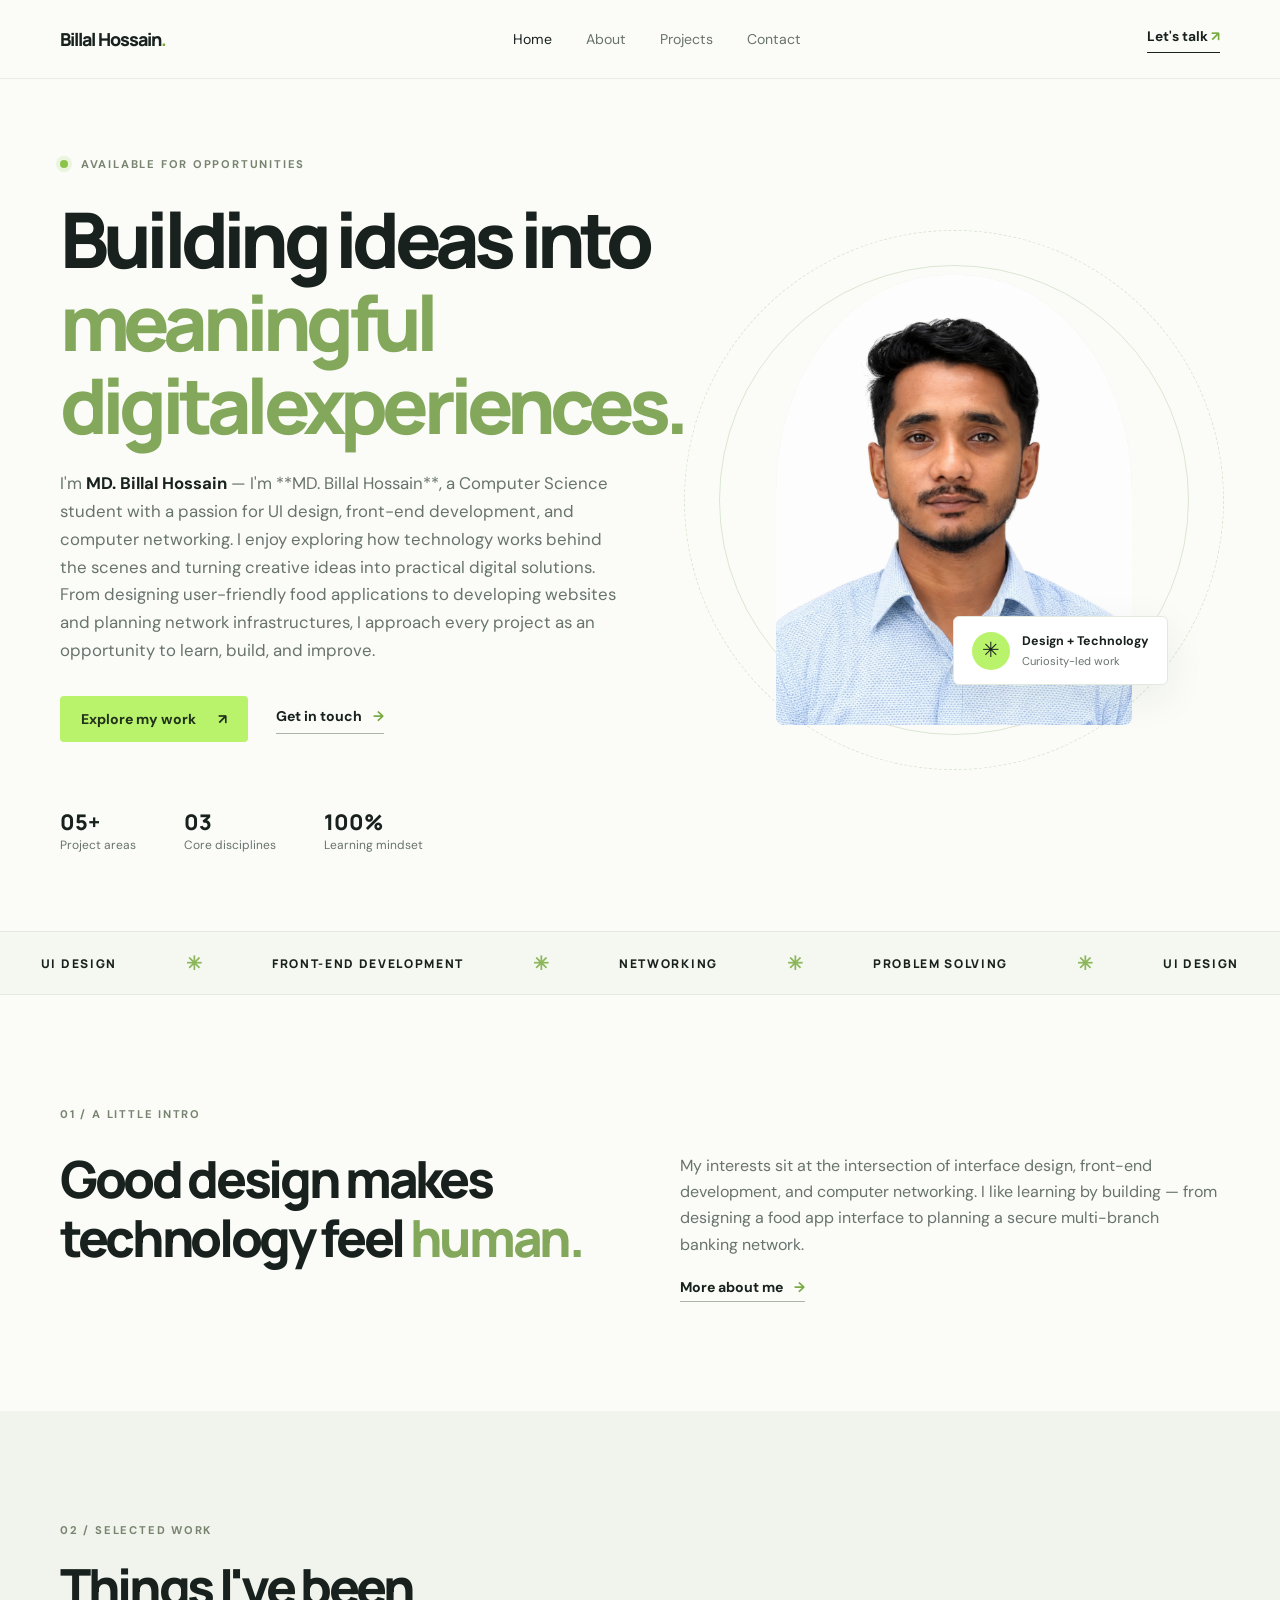
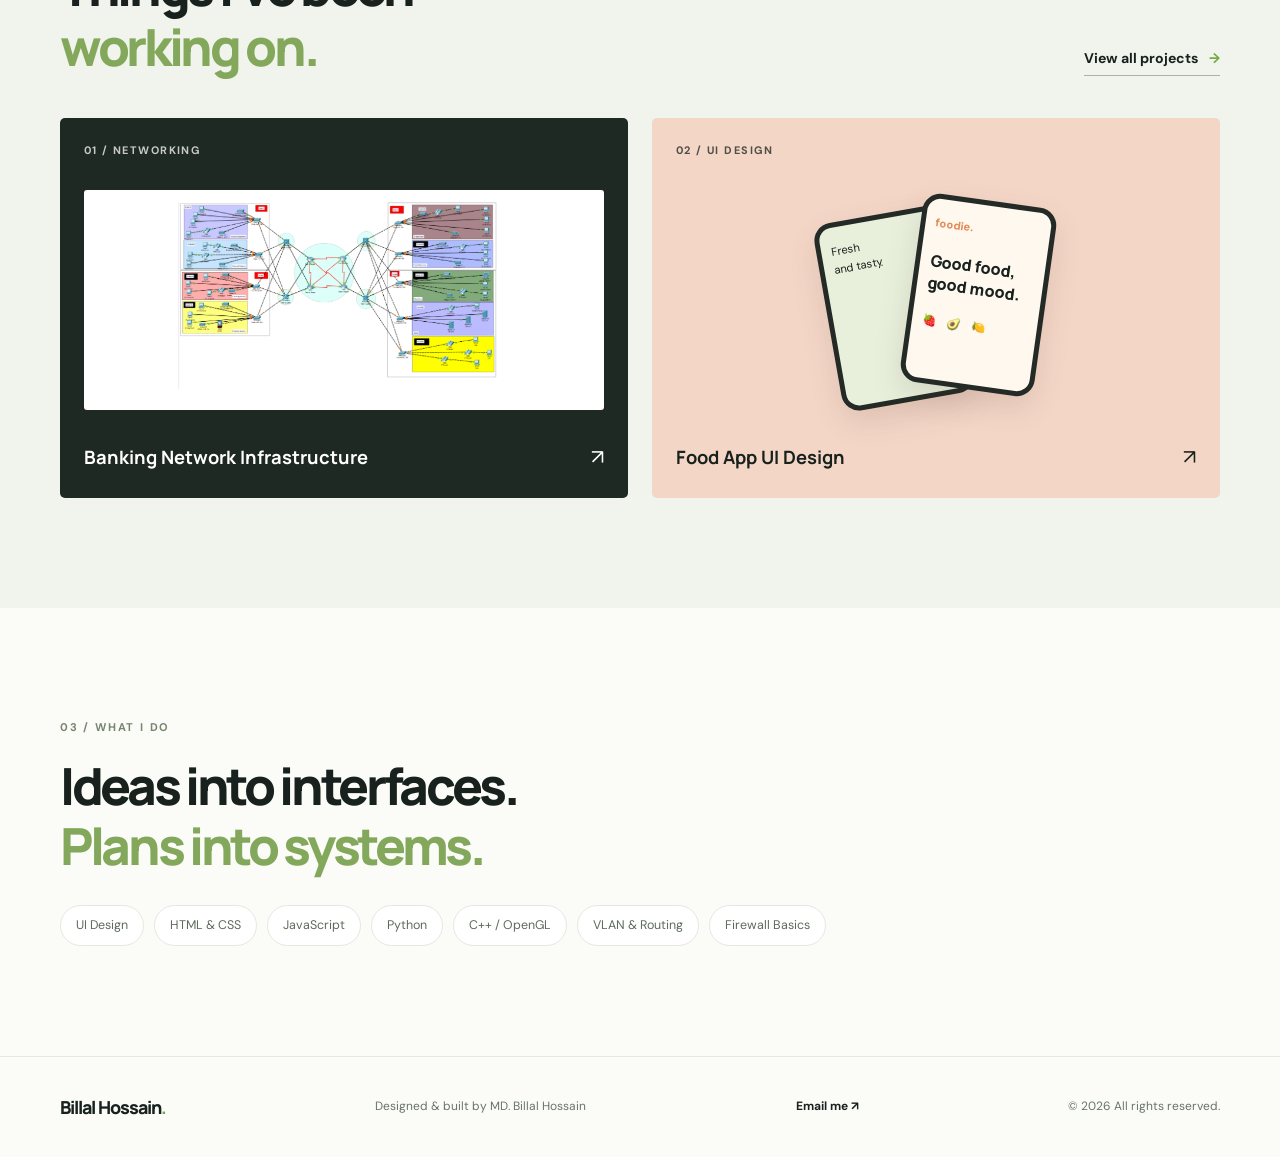
<file: index.html>
<!DOCTYPE html>
<html lang="en">
<head>
  <meta charset="UTF-8">
  <meta name="viewport" content="width=device-width, initial-scale=1.0">
  <meta name="description" content="Portfolio of MD. Billal Hossain, UI Designer and Front-End Developer.">
  <title>MD. Billal Hossain | Portfolio</title>
  <link rel="preconnect" href="https://fonts.googleapis.com">
  <link rel="preconnect" href="https://fonts.gstatic.com" crossorigin>
  <link href="https://fonts.googleapis.com/css2?family=DM+Sans:wght@400;500;600;700&family=Manrope:wght@400;500;600;700;800&display=swap" rel="stylesheet">
  <link rel="stylesheet" href="style.css">
  <script src="script.js" defer></script>
</head>
<body>
  <header class="site-header">
    <nav class="nav container" aria-label="Main navigation">
      <a class="brand" href="index.html">Billal Hossain<span>.</span></a>
      <button class="menu-toggle" aria-label="Toggle navigation" aria-expanded="false">☰</button>
      <ul class="nav-links">
        <li><a class="active" href="index.html">Home</a></li>
        <li><a href="about.html">About</a></li>
        <li><a href="projects.html">Projects</a></li>
        <li><a href="contact.html">Contact</a></li>
      </ul>
      <a class="nav-cta" href="contact.html">Let's talk <span>↗</span></a>
    </nav>
  </header>

  <main>
    <section class="hero container">
      <div class="hero-copy">
        <p class="eyebrow"><span class="status-dot"></span> AVAILABLE FOR OPPORTUNITIES</p>
        <h1>Building ideas into<br><span>meaningful digitalexperiences.</span></h1>
        <p class="hero-intro">I'm <strong>MD. Billal Hossain</strong> — I'm **MD. Billal Hossain**, a Computer Science student with a passion for UI design, front-end development, and computer networking. I enjoy exploring how technology works behind the scenes and turning creative ideas into practical digital solutions. From designing user-friendly food applications to developing websites and planning network infrastructures, I approach every project as an opportunity to learn, build, and improve.</p>
        <div class="hero-actions">
          <a class="button button-primary" href="projects.html">Explore my work <span>↗</span></a>
          <a class="text-link" href="contact.html">Get in touch <span>→</span></a>
        </div>
        <div class="hero-meta">
          <div><strong>05+</strong><span>Project areas</span></div>
          <div><strong>03</strong><span>Core disciplines</span></div>
          <div><strong>100%</strong><span>Learning mindset</span></div>
        </div>
      </div>
      <div class="hero-visual">
        <div class="portrait-frame">
          <img src="billal-portrait.png" alt="Portrait of MD. Billal Hossain">
        </div>
        <div class="floating-note"><span class="note-icon">✳</span><div><strong>Design + Technology</strong><small>Curiosity-led work</small></div></div>
        <div class="visual-orbit orbit-one"></div>
        <div class="visual-orbit orbit-two"></div>
      </div>
    </section>

    <section class="ticker" aria-label="Areas of interest">
      <div class="ticker-track"><span>UI DESIGN</span><i>✳</i><span>FRONT-END DEVELOPMENT</span><i>✳</i><span>NETWORKING</span><i>✳</i><span>PROBLEM SOLVING</span><i>✳</i><span>UI DESIGN</span></div>
    </section>

    <section class="section container intro-section">
      <div class="section-kicker">01 / A LITTLE INTRO</div>
      <div class="intro-grid">
        <h2>Good design makes<br>technology feel <em>human.</em></h2>
        <div><p class="muted">My interests sit at the intersection of interface design, front-end development, and computer networking. I like learning by building — from designing a food app interface to planning a secure multi-branch banking network.</p><a class="text-link" href="about.html">More about me <span>→</span></a></div>
      </div>
    </section>

    <section class="section soft-section">
      <div class="container">
        <div class="section-heading"><div><div class="section-kicker">02 / SELECTED WORK</div><h2>Things I've been<br><em>working on.</em></h2></div><a class="text-link" href="projects.html">View all projects <span>→</span></a></div>
        <div class="project-preview-grid">
          <a class="preview-card preview-dark" href="projects.html#banking"><span class="card-number">01 / NETWORKING</span><div class="preview-art network-art"><img src="banking-network.png" alt="Banking network infrastructure topology diagram"></div><div class="preview-bottom"><h3>Banking Network Infrastructure</h3><span>↗</span></div></a>
          <a class="preview-card preview-peach" href="projects.html#food-app"><span class="card-number">02 / UI DESIGN</span><div class="food-art"><div class="phone phone-back">Fresh<br>and tasty.</div><div class="phone phone-front"><span>foodie.</span><b>Good food,<br>good mood.</b><i>🍓　🥑　🍋</i></div></div><div class="preview-bottom"><h3>Food App UI Design</h3><span>↗</span></div></a>
        </div>
      </div>
    </section>

    <section class="section container skills-strip">
      <div class="section-kicker">03 / WHAT I DO</div><h2>Ideas into interfaces.<br><em>Plans into systems.</em></h2>
      <div class="skill-pills"><span>UI Design</span><span>HTML & CSS</span><span>JavaScript</span><span>Python</span><span>C++ / OpenGL</span><span>VLAN & Routing</span><span>Firewall Basics</span></div>
    </section>
  </main>

  <footer class="site-footer"><div class="container footer-inner"><a class="brand" href="index.html">Billal Hossain<span>.</span></a><p>Designed & built by MD. Billal Hossain</p><a href="mailto:billalhossainrahat@gmail.com">Email me ↗</a><small>© <span class="year"></span> All rights reserved.</small></div></footer>
</body>
</html>
</file>
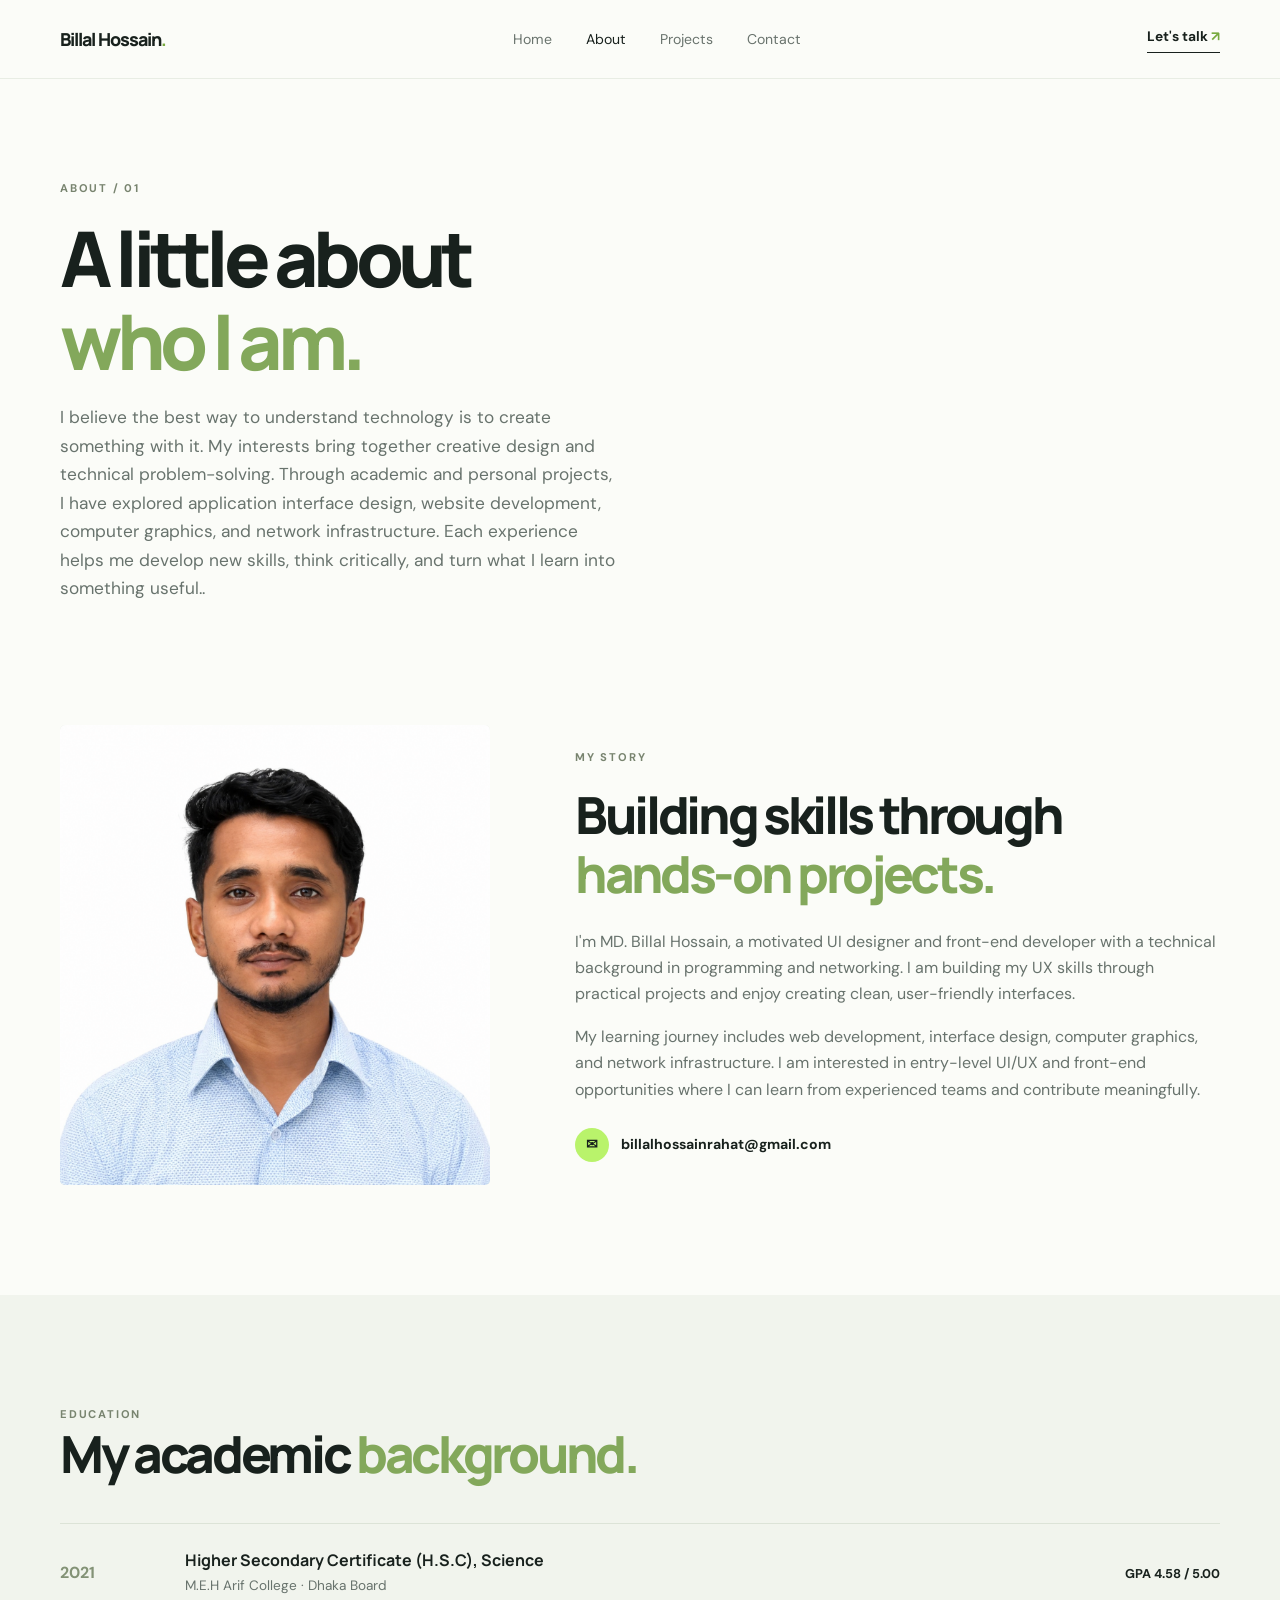
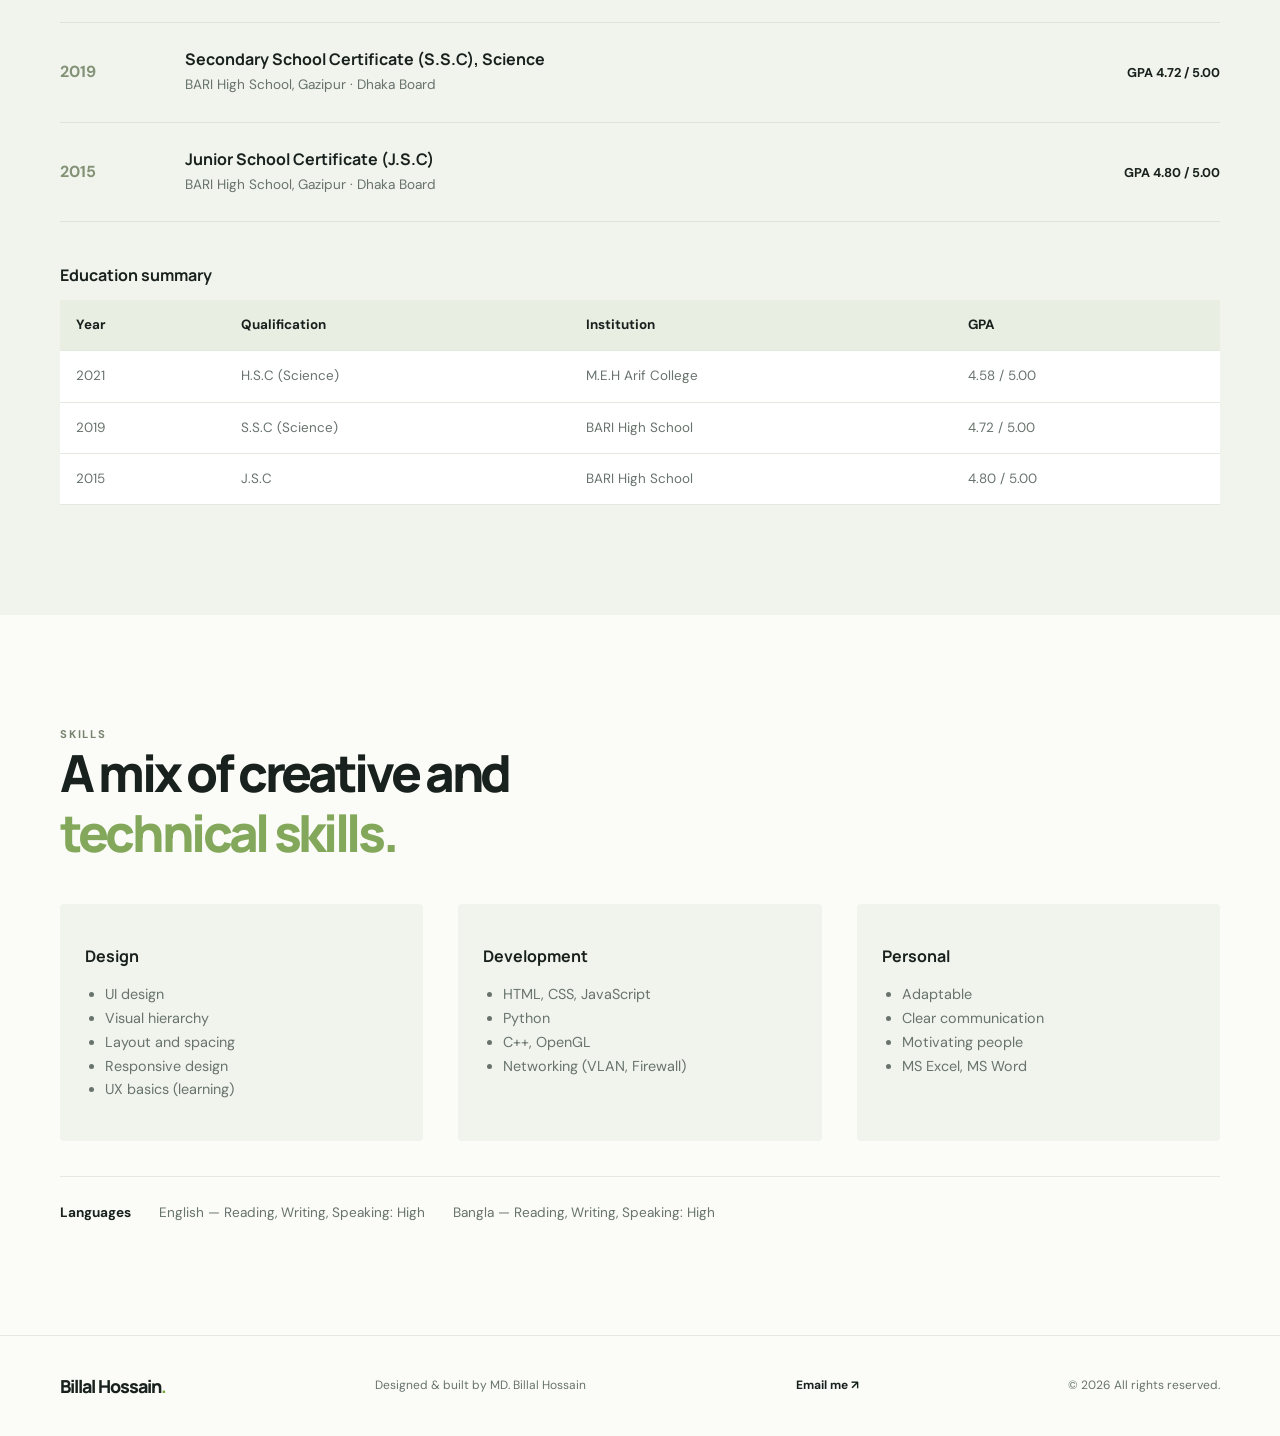
<file: about.html>
<!DOCTYPE html>
<html lang="en">
<head>
  <meta charset="UTF-8"><meta name="viewport" content="width=device-width, initial-scale=1.0">
  <meta name="description" content="About MD. Billal Hossain, education and skills.">
  <title>About | MD. Billal Hossain</title>
  <link rel="preconnect" href="https://fonts.googleapis.com"><link rel="preconnect" href="https://fonts.gstatic.com" crossorigin>
  <link href="https://fonts.googleapis.com/css2?family=DM+Sans:wght@400;500;600;700&family=Manrope:wght@400;500;600;700;800&display=swap" rel="stylesheet">
  <link rel="stylesheet" href="style.css"><script src="script.js" defer></script>
</head>
<body>
<header class="site-header"><nav class="nav container" aria-label="Main navigation"><a class="brand" href="index.html">Billal Hossain<span>.</span></a><button class="menu-toggle" aria-label="Toggle navigation" aria-expanded="false">☰</button><ul class="nav-links"><li><a href="index.html">Home</a></li><li><a class="active" href="about.html">About</a></li><li><a href="projects.html">Projects</a></li><li><a href="contact.html">Contact</a></li></ul><a class="nav-cta" href="contact.html">Let's talk <span>↗</span></a></nav></header>
<main>
  <section class="page-hero container"><div class="section-kicker">ABOUT / 01</div><h1>A little about<br><em>who I am.</em></h1><p class="page-lead">I believe the best way to understand technology is to create something with it. My interests bring together creative design and technical problem-solving. Through academic and personal projects, I have explored application interface design, website development, computer graphics, and network infrastructure. Each experience helps me develop new skills, think critically, and turn what I learn into something useful..</p></section>
  <section class="section container about-layout">
    <div class="about-photo"><img src="billal-portrait.png" alt="MD. Billal Hossain portrait"></div>
    <div class="about-copy"><div class="section-kicker">MY STORY</div><h2>Building skills through<br><em>hands-on projects.</em></h2><p>I'm MD. Billal Hossain, a motivated UI designer and front-end developer with a technical background in programming and networking. I am building my UX skills through practical projects and enjoy creating clean, user-friendly interfaces.</p><p>My learning journey includes web development, interface design, computer graphics, and network infrastructure. I am interested in entry-level UI/UX and front-end opportunities where I can learn from experienced teams and contribute meaningfully.</p><div class="contact-mini"><span>✉</span><a href="mailto:billalhossainrahat@gmail.com">billalhossainrahat@gmail.com</a></div></div>
  </section>
  <section class="section soft-section"><div class="container"><div class="section-kicker">EDUCATION</div><h2>My academic <em>background.</em></h2>
    <div class="education-list">
      <article class="education-row"><div class="edu-year">2021</div><div><h3>Higher Secondary Certificate (H.S.C), Science</h3><p>M.E.H Arif College · Dhaka Board</p></div><strong>GPA 4.58 / 5.00</strong></article>
      <article class="education-row"><div class="edu-year">2019</div><div><h3>Secondary School Certificate (S.S.C), Science</h3><p>BARI High School, Gazipur · Dhaka Board</p></div><strong>GPA 4.72 / 5.00</strong></article>
      <article class="education-row"><div class="edu-year">2015</div><div><h3>Junior School Certificate (J.S.C)</h3><p>BARI High School, Gazipur · Dhaka Board</p></div><strong>GPA 4.80 / 5.00</strong></article>
    </div>
    <div class="table-wrap">
      <h3 class="table-heading">Education summary</h3>
      <table class="education-table">
        <thead><tr><th>Year</th><th>Qualification</th><th>Institution</th><th>GPA</th></tr></thead>
        <tbody>
          <tr><td>2021</td><td>H.S.C (Science)</td><td>M.E.H Arif College</td><td>4.58 / 5.00</td></tr>
          <tr><td>2019</td><td>S.S.C (Science)</td><td>BARI High School</td><td>4.72 / 5.00</td></tr>
          <tr><td>2015</td><td>J.S.C</td><td>BARI High School</td><td>4.80 / 5.00</td></tr>
        </tbody>
      </table>
    </div>
  </div></section>
  <section class="section container"><div class="section-kicker">SKILLS</div><h2>A mix of creative and<br><em>technical skills.</em></h2>
    <div class="skills-columns"><div><h3>Design</h3><ul><li>UI design</li><li>Visual hierarchy</li><li>Layout and spacing</li><li>Responsive design</li><li>UX basics (learning)</li></ul></div><div><h3>Development</h3><ul><li>HTML, CSS, JavaScript</li><li>Python</li><li>C++, OpenGL</li><li>Networking (VLAN, Firewall)</li></ul></div><div><h3>Personal</h3><ul><li>Adaptable</li><li>Clear communication</li><li>Motivating people</li><li>MS Excel, MS Word</li></ul></div></div>
    <div class="language-line"><strong>Languages</strong><span>English — Reading, Writing, Speaking: High</span><span>Bangla — Reading, Writing, Speaking: High</span></div>
  </section>
</main>
<footer class="site-footer"><div class="container footer-inner"><a class="brand" href="index.html">Billal Hossain<span>.</span></a><p>Designed & built by MD. Billal Hossain</p><a href="mailto:billalhossainrahat@gmail.com">Email me ↗</a><small>© <span class="year"></span> All rights reserved.</small></div></footer>
</body></html>
</file>
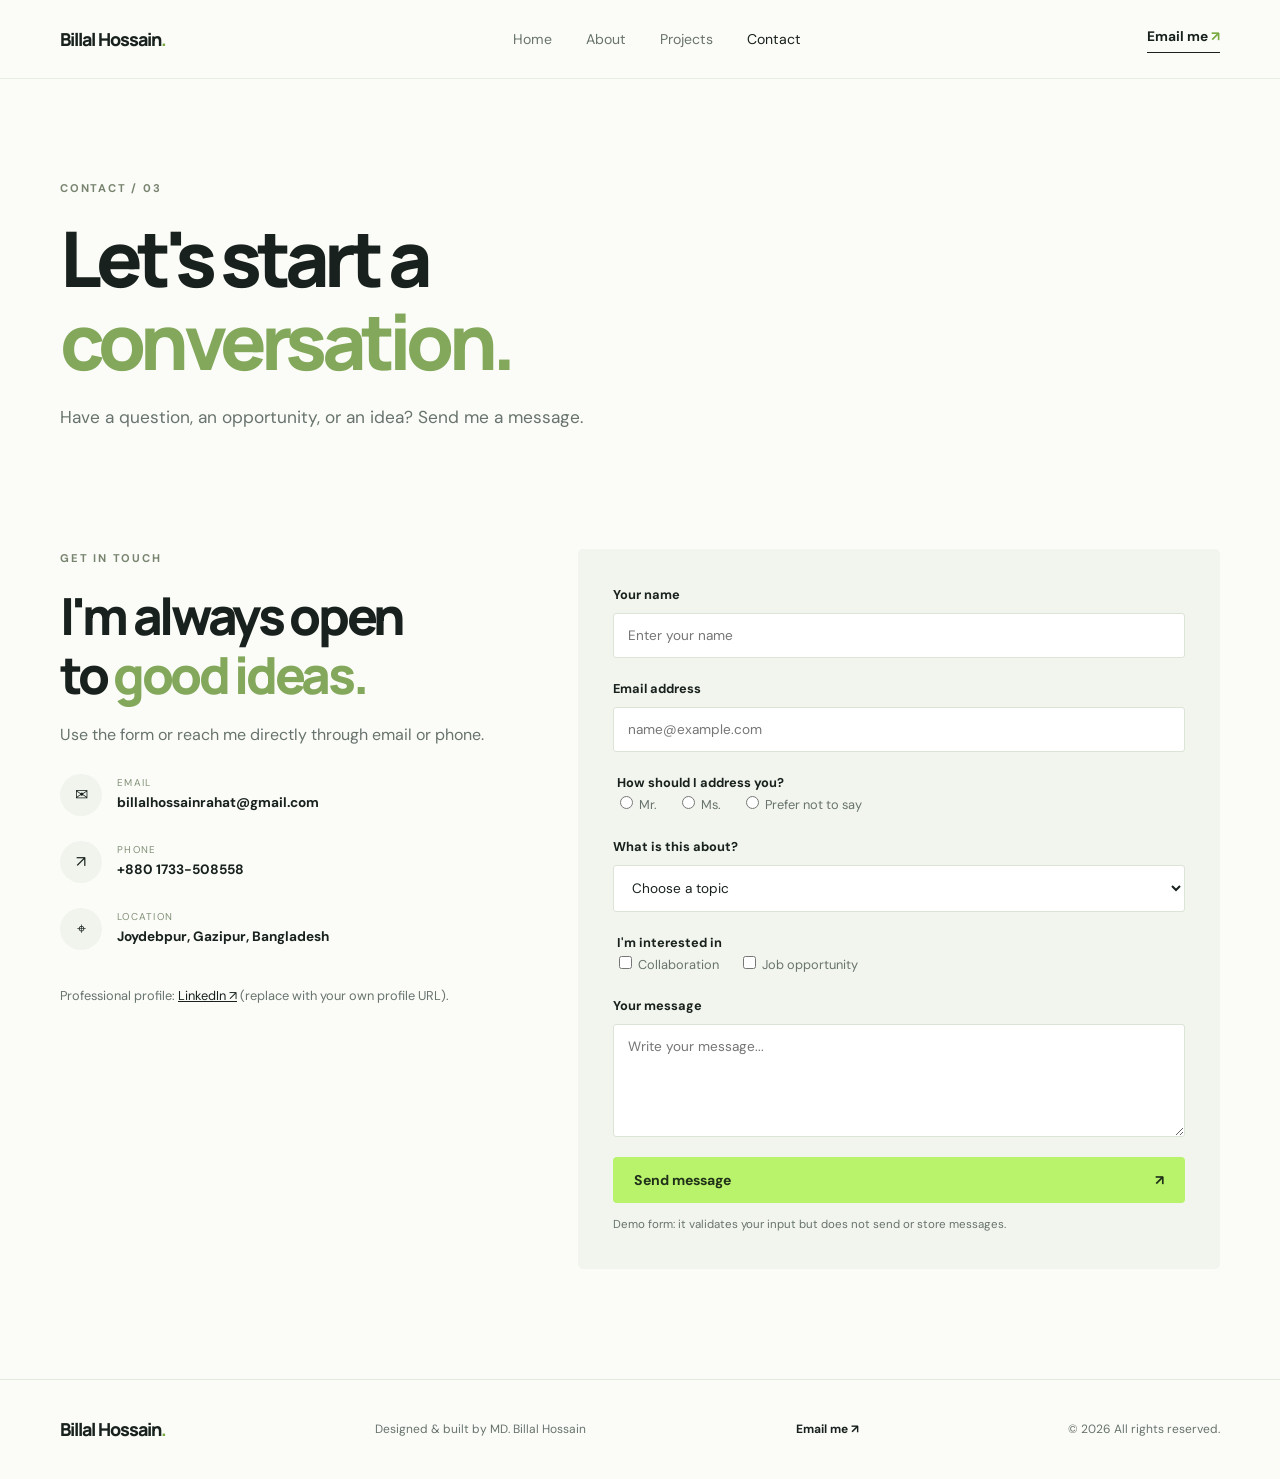
<file: contact.html>
<!DOCTYPE html>
<html lang="en">
<head>
  <meta charset="UTF-8"><meta name="viewport" content="width=device-width, initial-scale=1.0">
  <meta name="description" content="Contact MD. Billal Hossain.">
  <title>Contact | MD. Billal Hossain</title>
  <link rel="preconnect" href="https://fonts.googleapis.com"><link rel="preconnect" href="https://fonts.gstatic.com" crossorigin>
  <link href="https://fonts.googleapis.com/css2?family=DM+Sans:wght@400;500;600;700&family=Manrope:wght@400;500;600;700;800&display=swap" rel="stylesheet">
  <link rel="stylesheet" href="style.css"><script src="script.js" defer></script>
</head>
<body>
<header class="site-header"><nav class="nav container" aria-label="Main navigation"><a class="brand" href="index.html">Billal Hossain<span>.</span></a><button class="menu-toggle" aria-label="Toggle navigation" aria-expanded="false">☰</button><ul class="nav-links"><li><a href="index.html">Home</a></li><li><a href="about.html">About</a></li><li><a href="projects.html">Projects</a></li><li><a class="active" href="contact.html">Contact</a></li></ul><a class="nav-cta" href="mailto:billalhossainrahat@gmail.com">Email me <span>↗</span></a></nav></header>
<main>
  <section class="page-hero container"><div class="section-kicker">CONTACT / 03</div><h1>Let's start a<br><em>conversation.</em></h1><p class="page-lead">Have a question, an opportunity, or an idea? Send me a message.</p></section>
  <section class="section container contact-layout">
    <div class="contact-details"><div class="section-kicker">GET IN TOUCH</div><h2>I'm always open<br>to <em>good ideas.</em></h2><p class="muted">Use the form or reach me directly through email or phone.</p>
      <a class="contact-item" href="mailto:billalhossainrahat@gmail.com"><span>✉</span><div><small>EMAIL</small><strong>billalhossainrahat@gmail.com</strong></div></a>
      <a class="contact-item" href="tel:+8801733508558"><span>↗</span><div><small>PHONE</small><strong>+880 1733-508558</strong></div></a>
      <div class="contact-item"><span>⌖</span><div><small>LOCATION</small><strong>Joydebpur, Gazipur, Bangladesh</strong></div></div>
      <p class="external-link-note">Professional profile: <a href="https://www.linkedin.com/" target="_blank" rel="noopener noreferrer">LinkedIn ↗</a> (replace with your own profile URL).</p>
    </div>
    <form class="contact-form" id="contactForm">
      <div class="form-row"><label for="name">Your name</label><input id="name" name="name" type="text" placeholder="Enter your name" required></div>
      <div class="form-row"><label for="email">Email address</label><input id="email" name="email" type="email" placeholder="name@example.com" required></div>
      <fieldset class="form-row"><legend>How should I address you?</legend><div class="choice-row"><label><input type="radio" name="address" value="Mr." required> Mr.</label><label><input type="radio" name="address" value="Ms."> Ms.</label><label><input type="radio" name="address" value="Prefer not to say"> Prefer not to say</label></div></fieldset>
      <div class="form-row"><label for="topic">What is this about?</label><select id="topic" name="topic" required><option value="">Choose a topic</option><option>UI/UX Design</option><option>Front-End Development</option><option>Networking Project</option><option>Other</option></select></div>
      <fieldset class="form-row"><legend>I'm interested in</legend><div class="choice-row"><label><input type="checkbox" name="interest" value="Collaboration"> Collaboration</label><label><input type="checkbox" name="interest" value="Job opportunity"> Job opportunity</label></div></fieldset>
      <div class="form-row"><label for="message">Your message</label><textarea id="message" name="message" rows="5" placeholder="Write your message..." required></textarea></div>
      <button class="button button-primary submit-button" type="submit">Send message <span>↗</span></button>
      <p class="form-note" id="formNote" aria-live="polite">Demo form: it validates your input but does not send or store messages.</p>
    </form>
  </section>
</main>
<footer class="site-footer"><div class="container footer-inner"><a class="brand" href="index.html">Billal Hossain<span>.</span></a><p>Designed & built by MD. Billal Hossain</p><a href="mailto:billalhossainrahat@gmail.com">Email me ↗</a><small>© <span class="year"></span> All rights reserved.</small></div></footer>
</body></html>
</file>
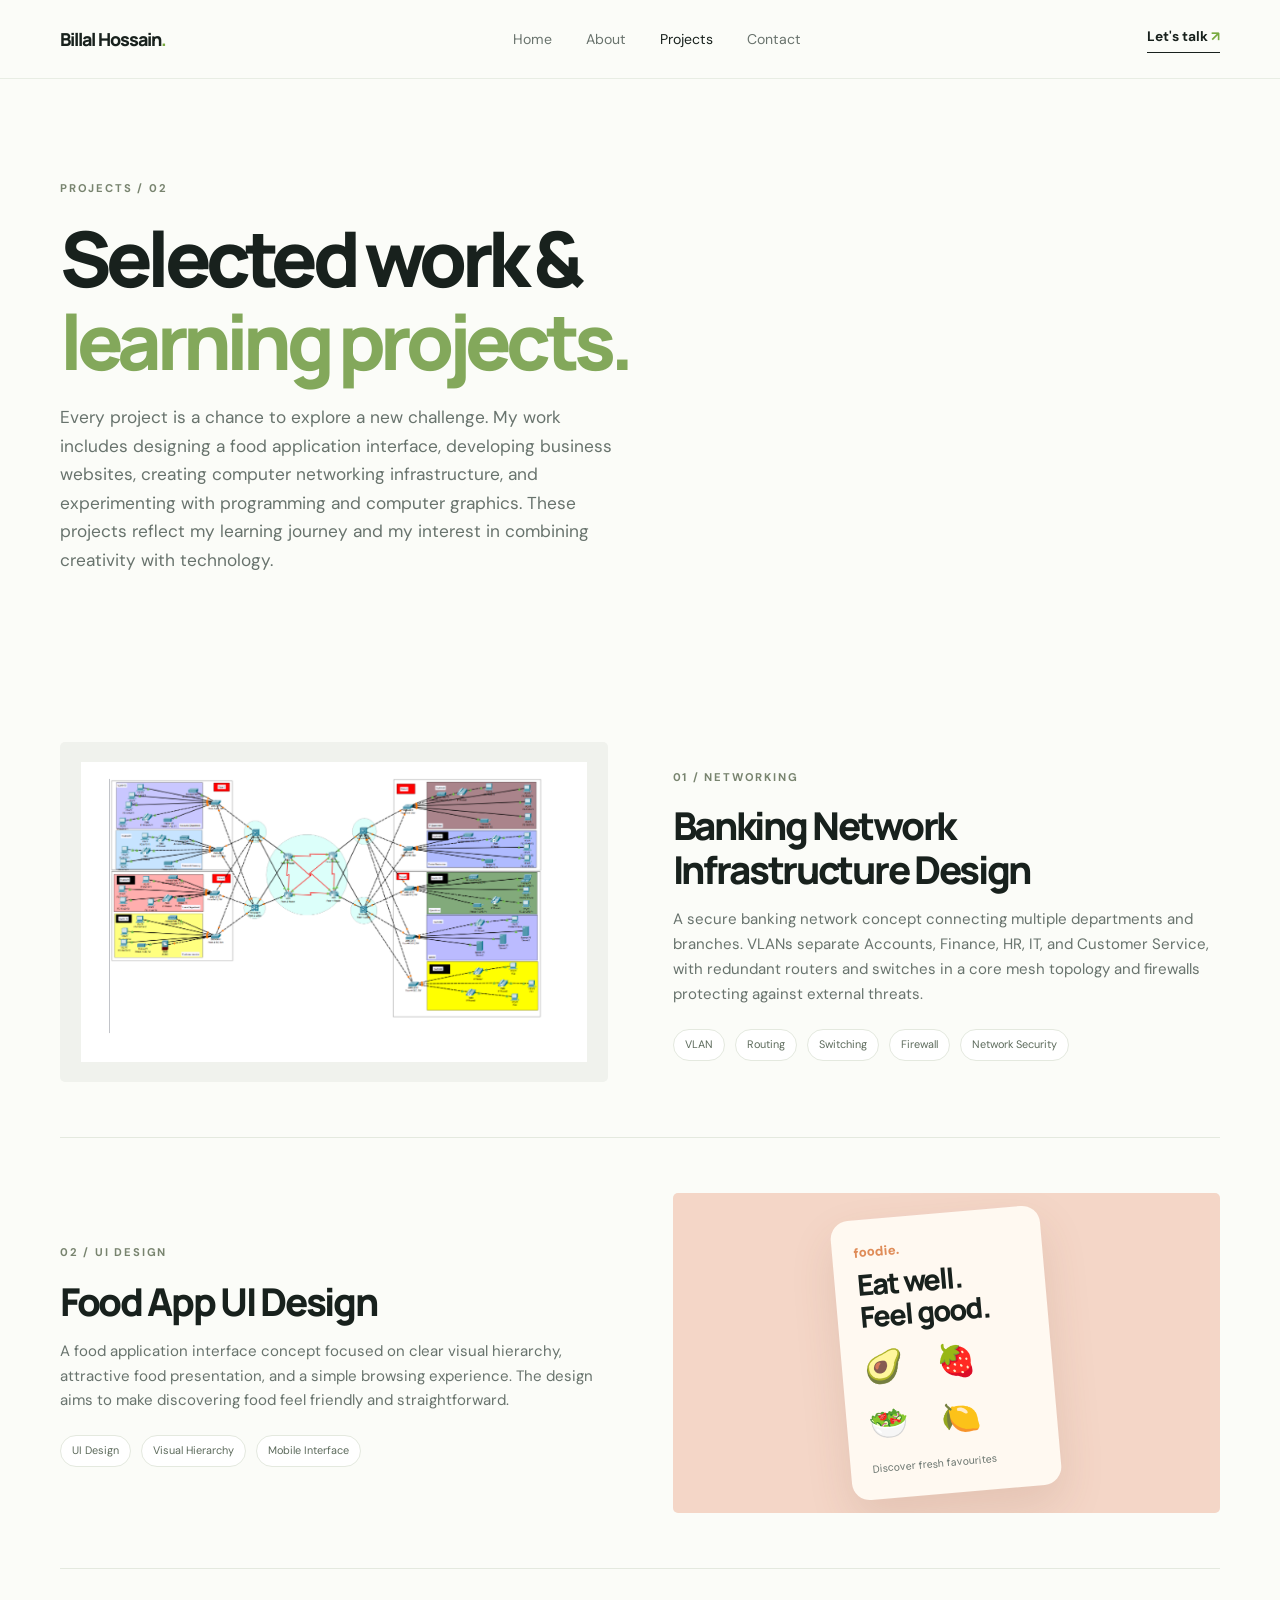
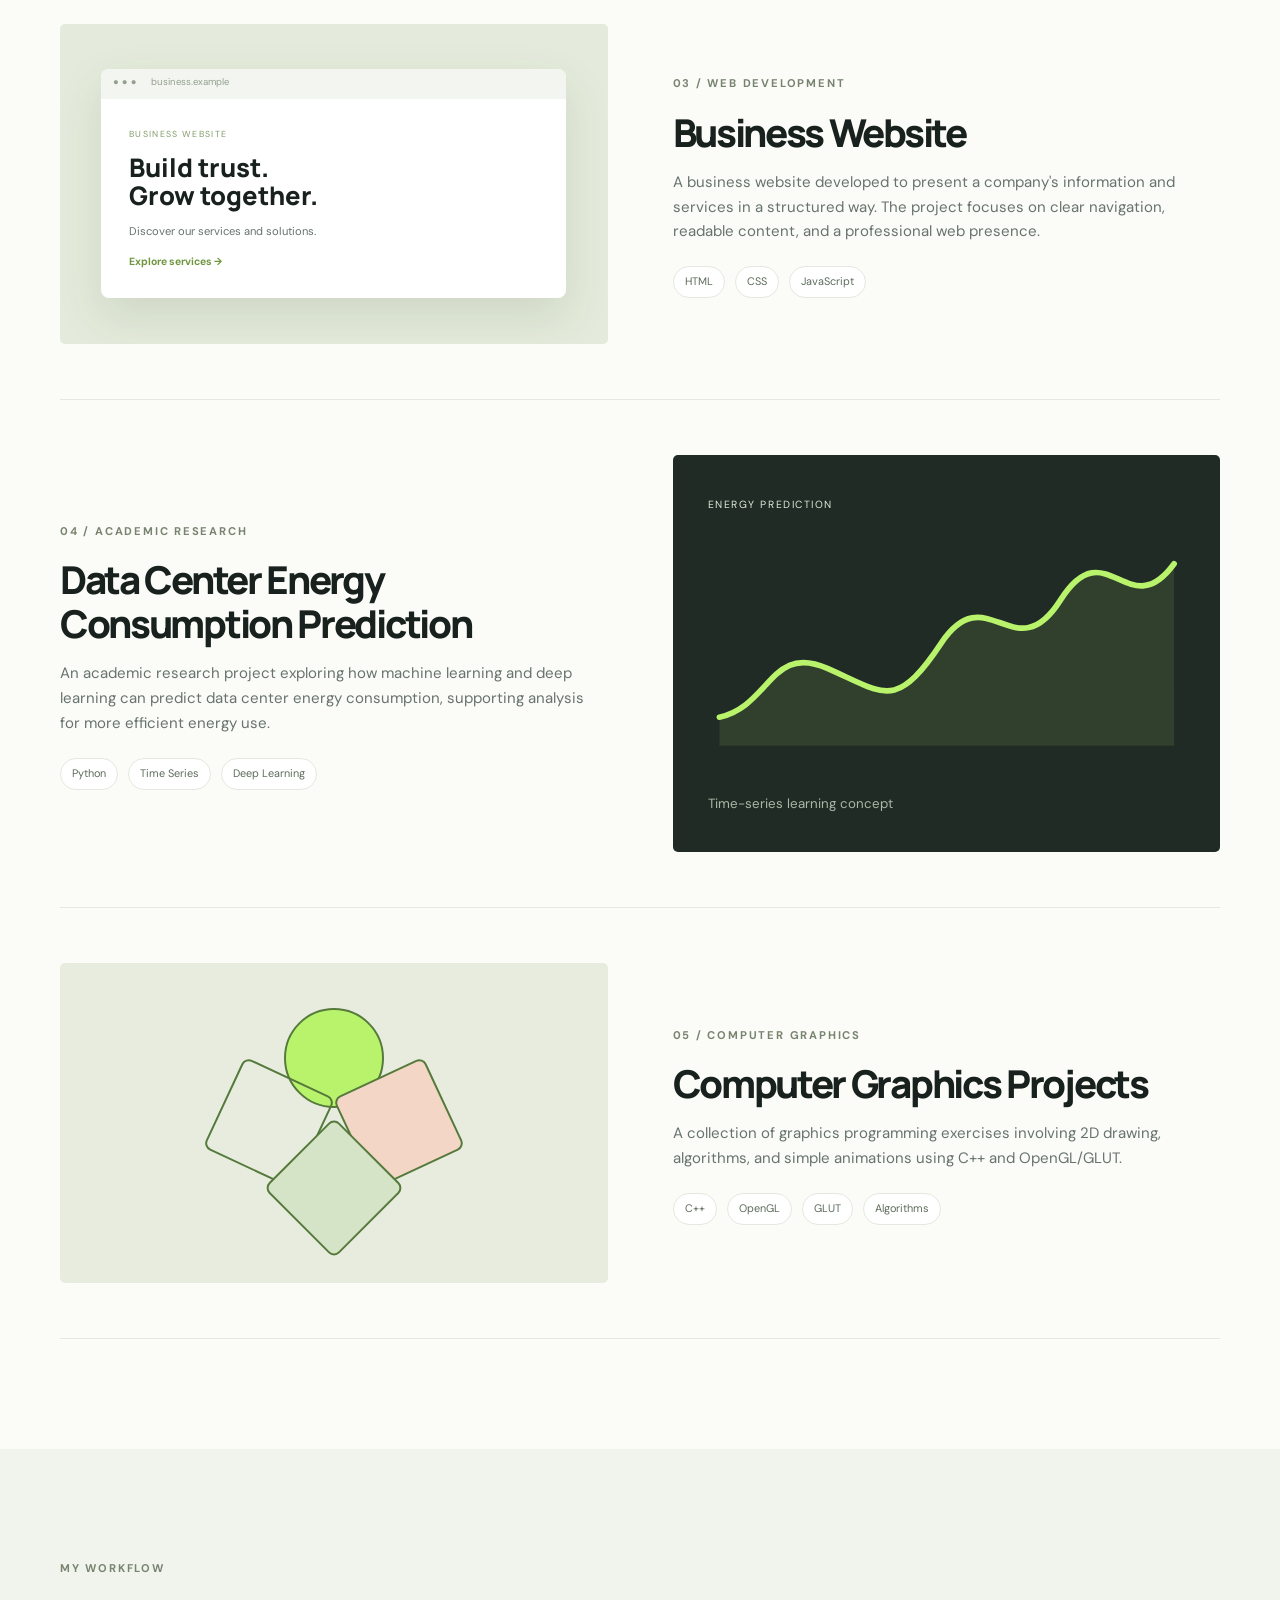
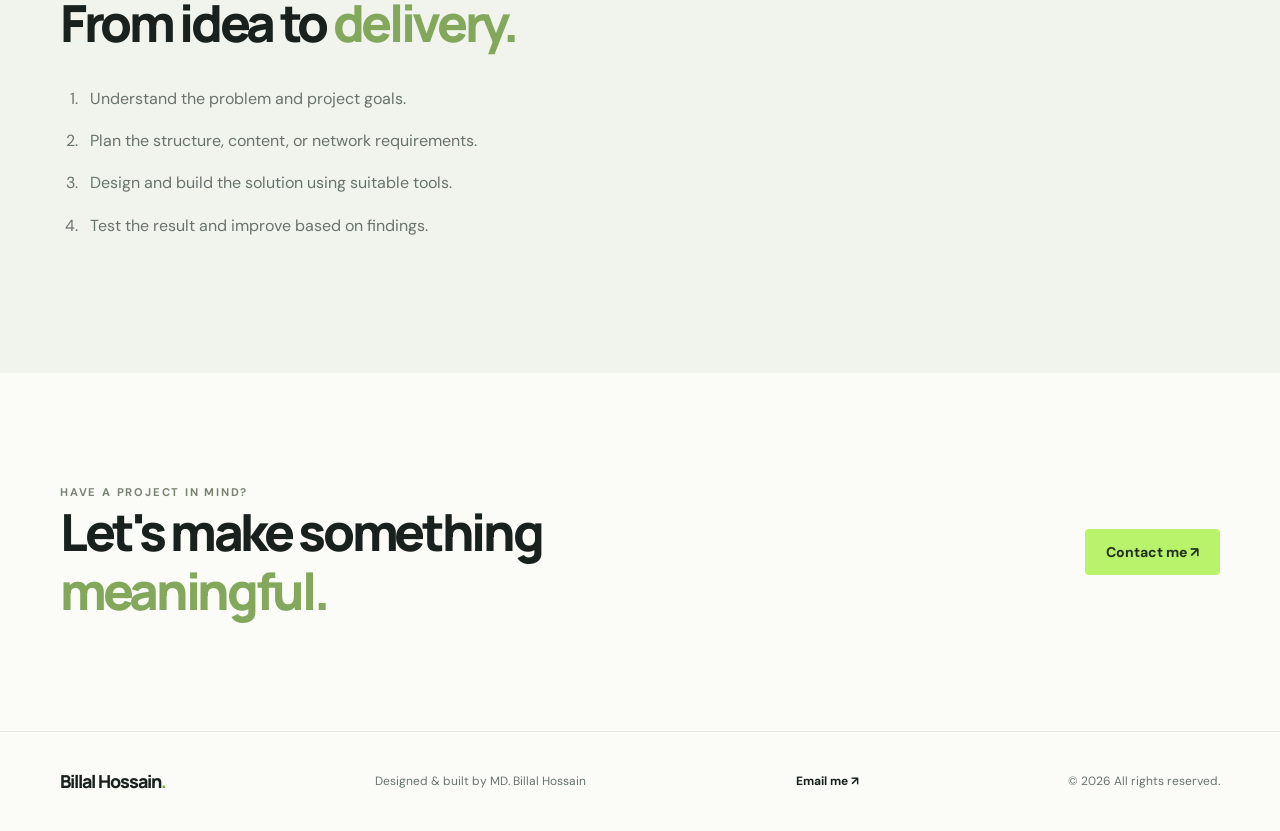
<file: projects.html>
<!DOCTYPE html>
<html lang="en">
<head>
  <meta charset="UTF-8"><meta name="viewport" content="width=device-width, initial-scale=1.0">
  <meta name="description" content="Projects by MD. Billal Hossain.">
  <title>Projects | MD. Billal Hossain</title>
  <link rel="preconnect" href="https://fonts.googleapis.com"><link rel="preconnect" href="https://fonts.gstatic.com" crossorigin>
  <link href="https://fonts.googleapis.com/css2?family=DM+Sans:wght@400;500;600;700&family=Manrope:wght@400;500;600;700;800&display=swap" rel="stylesheet">
  <link rel="stylesheet" href="style.css"><script src="script.js" defer></script>
</head>
<body>
<header class="site-header"><nav class="nav container" aria-label="Main navigation"><a class="brand" href="index.html">Billal Hossain<span>.</span></a><button class="menu-toggle" aria-label="Toggle navigation" aria-expanded="false">☰</button><ul class="nav-links"><li><a href="index.html">Home</a></li><li><a href="about.html">About</a></li><li><a class="active" href="projects.html">Projects</a></li><li><a href="contact.html">Contact</a></li></ul><a class="nav-cta" href="contact.html">Let's talk <span>↗</span></a></nav></header>
<main>
  <section class="page-hero container"><div class="section-kicker">PROJECTS / 02</div><h1>Selected work &<br><em>learning projects.</em></h1><p class="page-lead">Every project is a chance to explore a new challenge. My work includes designing a food application interface, developing business websites, creating computer networking infrastructure, and experimenting with programming and computer graphics. These projects reflect my learning journey and my interest in combining creativity with technology.</p></section>
  <section class="section container project-list">
    <article class="project-detail" id="banking"><div class="project-visual network-visual"><img src="banking-network.png" alt="Banking network infrastructure topology diagram"></div><div class="project-info"><span class="project-type">01 / NETWORKING</span><h2>Banking Network<br>Infrastructure Design</h2><p>A secure banking network concept connecting multiple departments and branches. VLANs separate Accounts, Finance, HR, IT, and Customer Service, with redundant routers and switches in a core mesh topology and firewalls protecting against external threats.</p><div class="tag-list"><span>VLAN</span><span>Routing</span><span>Switching</span><span>Firewall</span><span>Network Security</span></div></div></article>
    <article class="project-detail reverse" id="food-app"><div class="project-visual food-visual"><div class="food-mockup"><small>foodie.</small><b>Eat well.<br>Feel good.</b><div class="food-circles">🥑　🍓<br>🥗　🍋</div><span>Discover fresh favourites</span></div></div><div class="project-info"><span class="project-type">02 / UI DESIGN</span><h2>Food App UI Design</h2><p>A food application interface concept focused on clear visual hierarchy, attractive food presentation, and a simple browsing experience. The design aims to make discovering food feel friendly and straightforward.</p><div class="tag-list"><span>UI Design</span><span>Visual Hierarchy</span><span>Mobile Interface</span></div></div></article>
    <article class="project-detail" id="business-site"><div class="project-visual business-visual"><div class="browser-mock"><div class="browser-bar">● ● ● <span>business.example</span></div><div class="browser-content"><small>BUSINESS WEBSITE</small><b>Build trust.<br>Grow together.</b><i>Discover our services and solutions.</i><span>Explore services →</span></div></div></div><div class="project-info"><span class="project-type">03 / WEB DEVELOPMENT</span><h2>Business Website</h2><p>A business website developed to present a company's information and services in a structured way. The project focuses on clear navigation, readable content, and a professional web presence.</p><div class="tag-list"><span>HTML</span><span>CSS</span><span>JavaScript</span></div></div></article>
    <article class="project-detail reverse" id="energy"><div class="project-visual energy-visual"><div class="energy-chart"><span>ENERGY PREDICTION</span><svg viewBox="0 0 420 190" role="img" aria-label="Illustrative energy trend line"><path d="M10 155 C55 145 55 90 105 112 S165 150 205 90 S270 115 310 52 S370 75 410 20" fill="none" stroke="#b9f36b" stroke-width="5" stroke-linecap="round"/><path d="M10 155 C55 145 55 90 105 112 S165 150 205 90 S270 115 310 52 S370 75 410 20 L410 180 L10 180Z" fill="#b9f36b" opacity=".10"/></svg><small>Time-series learning concept</small></div></div><div class="project-info"><span class="project-type">04 / ACADEMIC RESEARCH</span><h2>Data Center Energy<br>Consumption Prediction</h2><p>An academic research project exploring how machine learning and deep learning can predict data center energy consumption, supporting analysis for more efficient energy use.</p><div class="tag-list"><span>Python</span><span>Time Series</span><span>Deep Learning</span></div></div></article>
    <article class="project-detail" id="graphics"><div class="project-visual graphics-visual"><div class="graphics-shapes"><span></span><span></span><span></span><span></span></div></div><div class="project-info"><span class="project-type">05 / COMPUTER GRAPHICS</span><h2>Computer Graphics Projects</h2><p>A collection of graphics programming exercises involving 2D drawing, algorithms, and simple animations using C++ and OpenGL/GLUT.</p><div class="tag-list"><span>C++</span><span>OpenGL</span><span>GLUT</span><span>Algorithms</span></div></div></article>
  </section>
  <section class="section soft-section"><div class="container workflow-block"><div class="section-kicker">MY WORKFLOW</div><h2>From idea to <em>delivery.</em></h2><ol class="workflow-list"><li>Understand the problem and project goals.</li><li>Plan the structure, content, or network requirements.</li><li>Design and build the solution using suitable tools.</li><li>Test the result and improve based on findings.</li></ol></div></section>
  <section class="section container closing-cta"><div><div class="section-kicker">HAVE A PROJECT IN MIND?</div><h2>Let's make something<br><em>meaningful.</em></h2></div><a class="button button-primary" href="contact.html">Contact me ↗</a></section>
</main>
<footer class="site-footer"><div class="container footer-inner"><a class="brand" href="index.html">Billal Hossain<span>.</span></a><p>Designed & built by MD. Billal Hossain</p><a href="mailto:billalhossainrahat@gmail.com">Email me ↗</a><small>© <span class="year"></span> All rights reserved.</small></div></footer>
</body></html>
</file>
<file: style.css>
/* Global styles */
:root{--ink:#18211d;--muted:#68736d;--paper:#fbfcf8;--green:#b9f36b;--green-dark:#365b22;--line:#e4e9df;--soft:#f1f4ed;--peach:#f4d6c7;--font-body:"DM Sans",Arial,sans-serif;--font-head:"Manrope",Arial,sans-serif}
*{box-sizing:border-box}html{scroll-behavior:smooth}body{margin:0;background:var(--paper);color:var(--ink);font-family:var(--font-body);line-height:1.65}a{color:inherit;text-decoration:none}img{max-width:100%;display:block}.container{width:min(1160px,calc(100% - 48px));margin-inline:auto}
.site-header{position:sticky;top:0;z-index:10;background:rgba(251,252,248,.93);backdrop-filter:blur(14px);border-bottom:1px solid rgba(228,233,223,.8)}.nav{height:78px;display:flex;align-items:center;justify-content:space-between}.brand{font:800 1.12rem var(--font-head);letter-spacing:-.055em;white-space:nowrap}.brand span{color:#78aa3f}.nav-links{display:flex;gap:34px;list-style:none;padding:0;margin:0}.nav-links a{font-size:.88rem;color:#69736d;transition:.2s}.nav-links a:hover,.nav-links a.active{color:var(--ink)}.nav-cta{font-size:.86rem;font-weight:700;border-bottom:1px solid var(--ink);padding-bottom:5px}.nav-cta span{color:#78aa3f}.menu-toggle{display:none;background:none;border:0;font-size:1.5rem}
.hero{min-height:660px;display:grid;grid-template-columns:1.12fr .88fr;align-items:center;gap:60px;padding-top:65px;padding-bottom:75px}.eyebrow,.section-kicker,.project-type{font-size:.7rem;letter-spacing:.16em;font-weight:700;color:#78846f}.status-dot{display:inline-block;width:8px;height:8px;background:#8bc34a;border-radius:50%;margin-right:8px;box-shadow:0 0 0 4px #eaf4df}.hero h1,.page-hero h1{font:800 clamp(3.2rem,6vw,5.5rem)/1.08 var(--font-head);letter-spacing:-.075em;margin:24px 0}.hero h1 span,.page-hero h1 em,h2 em{color:#83a85b;font-style:normal}.hero-intro{max-width:560px;color:var(--muted);font-size:1.05rem}.hero-intro strong{color:var(--ink)}.hero-actions{display:flex;align-items:center;gap:28px;margin-top:32px}.button{display:inline-flex;align-items:center;gap:22px;padding:14px 21px;border:0;border-radius:4px;font:700 .88rem var(--font-body);cursor:pointer}.button-primary{background:var(--green);color:#203019;transition:transform .2s,background .2s}.button-primary:hover{transform:translateY(-3px);background:#a9e75a}.text-link{font-size:.88rem;font-weight:700;border-bottom:1px solid #aab4a5;padding-bottom:5px}.text-link span{color:#78a943;margin-left:8px}.hero-meta{display:flex;gap:48px;margin-top:65px}.hero-meta div{display:grid}.hero-meta strong{font:800 1.35rem var(--font-head)}.hero-meta span{font-size:.75rem;color:var(--muted)}.hero-visual{height:500px;position:relative;display:grid;place-items:center}.portrait-frame{width:min(370px,85%);height:450px;position:relative;z-index:1;overflow:hidden;border-radius:48% 48% 8px 8px;background:#e8eee2}.portrait-frame img{width:100%;height:100%;object-fit:cover;object-position:center 25%}.visual-orbit{position:absolute;border:1px solid #dce6d2;border-radius:50%;z-index:0}.orbit-one{width:470px;height:470px}.orbit-two{width:540px;height:540px;border-style:dashed}.floating-note{position:absolute;z-index:2;right:-5px;bottom:65px;background:white;padding:14px 18px;display:flex;align-items:center;gap:12px;box-shadow:0 12px 40px #1b281012;border:1px solid var(--line);border-radius:6px}.note-icon{display:grid;place-items:center;background:var(--green);width:38px;height:38px;border-radius:50%;font-size:1.3rem}.floating-note div{display:grid}.floating-note strong{font-size:.78rem}.floating-note small{color:var(--muted);font-size:.7rem}
.ticker{overflow:hidden;border-block:1px solid var(--line);background:#f5f7f1}.ticker-track{display:flex;align-items:center;justify-content:space-around;gap:35px;padding:18px 24px;white-space:nowrap;font:800 .75rem var(--font-head);letter-spacing:.14em}.ticker i{font-style:normal;color:#8bb75a;font-size:1.2rem}.section{padding-top:110px;padding-bottom:110px}.intro-grid{display:grid;grid-template-columns:1fr 1fr;gap:80px;margin-top:25px}.intro-grid h2,.section h2,.about-copy h2,.contact-details h2,.closing-cta h2{font:800 clamp(2.2rem,4vw,3.5rem)/1.16 var(--font-head);letter-spacing:-.065em;margin:0}.intro-grid p{margin-top:4px}.muted{color:var(--muted)}.soft-section{background:var(--soft)}.section-heading{display:flex;justify-content:space-between;align-items:end;margin-bottom:42px}.section-heading h2{margin-top:18px}.project-preview-grid{display:grid;grid-template-columns:1fr 1fr;gap:24px}.preview-card{min-height:380px;padding:24px;display:flex;flex-direction:column;justify-content:space-between;overflow:hidden;border-radius:5px}.preview-dark{background:#1e2924;color:white}.preview-peach{background:var(--peach)}.card-number{font-size:.68rem;letter-spacing:.13em;font-weight:700;opacity:.75}.preview-bottom{display:flex;align-items:center;justify-content:space-between}.preview-bottom h3{font:700 1.15rem var(--font-head);margin:0}.preview-bottom>span{font-size:1.3rem}.network-art{height:230px;display:grid;place-items:center}.network-art img{max-height:220px;width:100%;object-fit:contain;background:#fff;border-radius:3px}.food-art{height:230px;position:relative;display:grid;place-items:center}.phone{width:135px;height:190px;border:5px solid #242a26;border-radius:18px;background:#fff8ef;position:absolute;padding:15px 10px;box-shadow:0 12px 30px #543b2b22;display:flex;flex-direction:column;gap:18px;font-size:.7rem}.phone-back{transform:translate(-42px,8px) rotate(-10deg);background:#e8f0dc}.phone-front{transform:translate(42px,-5px) rotate(8deg)}.phone-front span{font-weight:800;color:#e58b57}.phone-front b{font:800 1rem var(--font-head)}.phone-front i{font-style:normal}.skills-strip h2{margin:20px 0 30px}.skill-pills,.tag-list{display:flex;flex-wrap:wrap;gap:10px}.skill-pills span,.tag-list span{border:1px solid var(--line);padding:9px 15px;border-radius:30px;font-size:.78rem;color:#5d6b5c;background:#fff}
.page-hero{padding-top:100px;padding-bottom:65px}.page-hero h1{font-size:clamp(3.2rem,6vw,5rem);margin:20px 0}.page-lead{font-size:1.08rem;color:var(--muted);max-width:560px}.about-layout{display:grid;grid-template-columns:.8fr 1.2fr;gap:85px;align-items:center;padding-top:40px}.about-photo{height:460px;overflow:hidden;background:#e8eee2;border-radius:5px}.about-photo img{width:100%;height:100%;object-fit:cover;object-position:center 25%}.about-copy h2{margin:18px 0 25px}.about-copy p{color:var(--muted)}.contact-mini{display:flex;align-items:center;gap:12px;margin-top:25px;font-weight:700;font-size:.88rem}.contact-mini span{background:var(--green);border-radius:50%;width:34px;height:34px;display:grid;place-items:center}.education-list{margin-top:40px;border-top:1px solid #dce3d7}.education-row{display:grid;grid-template-columns:100px 1fr auto;gap:25px;align-items:center;padding:25px 0;border-bottom:1px solid #dce3d7}.edu-year{font-weight:700;color:#839276}.education-row h3{font:700 1rem var(--font-head);margin:0}.education-row p{margin:4px 0 0;color:var(--muted);font-size:.85rem}.education-row>strong{font-size:.8rem}.skills-columns{display:grid;grid-template-columns:repeat(3,1fr);gap:35px;margin-top:42px}.skills-columns>div{padding:25px;background:var(--soft);border-radius:4px}.skills-columns h3{font:700 1rem var(--font-head)}.skills-columns ul{padding-left:20px;color:var(--muted);font-size:.9rem}.language-line{display:flex;gap:28px;flex-wrap:wrap;border-top:1px solid var(--line);padding-top:25px;margin-top:35px;font-size:.85rem}.language-line span{color:var(--muted)}
.project-list{padding-top:30px}.project-detail{display:grid;grid-template-columns:1fr 1fr;gap:65px;align-items:center;padding:55px 0;border-bottom:1px solid var(--line);scroll-margin-top:100px}.project-detail.reverse .project-visual{order:2}.project-visual{min-height:320px;display:grid;place-items:center;overflow:hidden;border-radius:5px}.network-visual{background:#f0f2ed;padding:20px}.network-visual img{width:100%;max-height:300px;object-fit:contain}.project-info h2{font:800 clamp(1.8rem,3vw,2.7rem)/1.15 var(--font-head);letter-spacing:-.06em;margin:15px 0}.project-info p{color:var(--muted);font-size:.94rem}.tag-list{margin-top:22px}.tag-list span{font-size:.68rem;padding:6px 11px}.food-visual{background:#f4d6c7}.food-mockup{width:210px;height:280px;background:#fff9f1;border-radius:18px;box-shadow:0 20px 45px #7a4d3822;padding:22px;display:flex;flex-direction:column;justify-content:space-between;transform:rotate(-5deg)}.food-mockup small{font-weight:800;color:#df8c58}.food-mockup b{font:800 1.8rem/1.1 var(--font-head);letter-spacing:-.06em}.food-circles{font-size:2rem;line-height:1.8}.food-mockup>span{font-size:.65rem;color:var(--muted)}.business-visual{background:#e4ebdc}.browser-mock{width:85%;background:#fff;border-radius:8px;overflow:hidden;box-shadow:0 18px 45px #34442b20}.browser-bar{height:30px;background:#f3f5f1;padding:5px 12px;font-size:.6rem;color:#93a08e}.browser-bar span{margin-left:12px}.browser-content{padding:28px;display:grid;gap:12px}.browser-content small{font-size:.55rem;letter-spacing:.15em;color:#829b6b}.browser-content b{font:800 1.6rem/1.1 var(--font-head)}.browser-content i{font-style:normal;font-size:.7rem;color:var(--muted)}.browser-content>span{font-size:.65rem;font-weight:700;color:#6f963f}.energy-visual{background:#202b25;color:#dfe9d8;padding:35px}.energy-chart{width:100%}.energy-chart>span{font-size:.65rem;letter-spacing:.15em}.energy-chart svg{width:100%;margin:25px 0}.energy-chart small{color:#aab7a5}.graphics-visual{background:#e7ecdf}.graphics-shapes{width:230px;height:230px;position:relative}.graphics-shapes span{position:absolute;width:100px;height:100px;border:2px solid #557a3b;border-radius:50%}.graphics-shapes span:nth-child(1){top:0;left:65px;background:#b9f36b}.graphics-shapes span:nth-child(2){top:65px;left:0;border-radius:8px;transform:rotate(25deg)}.graphics-shapes span:nth-child(3){top:65px;right:0;background:#f4d6c7;border-radius:8px;transform:rotate(-25deg)}.graphics-shapes span:nth-child(4){bottom:0;left:65px;border-radius:8px;transform:rotate(45deg);background:#d5e3c6}.closing-cta{display:flex;justify-content:space-between;align-items:center}
.contact-layout{display:grid;grid-template-columns:.8fr 1.2fr;gap:90px;padding-top:35px}.contact-details h2{margin:18px 0}.contact-item{display:flex;gap:15px;align-items:center;margin:25px 0}.contact-item>span{width:42px;height:42px;border-radius:50%;background:var(--soft);display:grid;place-items:center}.contact-item div{display:grid}.contact-item small{font-size:.62rem;letter-spacing:.13em;color:#829078}.contact-item strong{font-size:.85rem}.external-link-note{font-size:.8rem;color:var(--muted);margin-top:35px}.external-link-note a{text-decoration:underline;color:var(--ink)}.contact-form{padding:35px;background:#f2f5ee;border-radius:5px}.form-row{display:grid;gap:8px;margin-bottom:20px;border:0;padding:0}.form-row label,.form-row legend{font-size:.8rem;font-weight:700}.form-row input:not([type=radio]):not([type=checkbox]),.form-row select,.form-row textarea{width:100%;border:1px solid #dce3d7;background:#fff;border-radius:3px;padding:13px 14px;font:400 .85rem var(--font-body);color:var(--ink)}.form-row input:focus,.form-row select:focus,.form-row textarea:focus{outline:2px solid #b9f36b;outline-offset:1px}.choice-row{display:flex;gap:20px;flex-wrap:wrap}.choice-row label{font-weight:400;color:var(--muted)}.choice-row input{accent-color:#6e9c3e}.submit-button{width:100%;justify-content:space-between}.form-note{font-size:.72rem;color:var(--muted);margin-bottom:0}
.site-footer{border-top:1px solid var(--line);padding:28px 0}.footer-inner{display:flex;align-items:center;justify-content:space-between;gap:18px}.footer-inner p,.footer-inner small,.footer-inner>a:not(.brand){font-size:.75rem;color:var(--muted)}.footer-inner>a:not(.brand){font-weight:700;color:var(--ink)}
@media(max-width:800px){.nav{height:68px}.menu-toggle{display:block;order:3}.nav-cta{display:none}.nav-links{display:none;position:absolute;top:68px;left:0;right:0;background:var(--paper);padding:20px 24px 25px;flex-direction:column;gap:18px;border-bottom:1px solid var(--line)}.nav-links.open{display:flex}.hero{grid-template-columns:1fr;gap:25px;padding-top:65px}.hero-visual{height:420px;grid-row:1}.portrait-frame{height:380px;width:300px}.orbit-one{width:390px;height:390px}.orbit-two{width:430px;height:430px}.hero-copy{grid-row:2}.hero h1{font-size:clamp(3rem,10vw,4.4rem)}.intro-grid,.about-layout,.contact-layout{grid-template-columns:1fr;gap:35px}.intro-grid{gap:20px}.project-preview-grid{grid-template-columns:1fr}.section-heading{align-items:start;gap:20px;flex-direction:column}.about-photo{max-width:420px;height:420px}.project-detail{grid-template-columns:1fr;gap:30px}.project-detail.reverse .project-visual{order:0}.project-visual{min-height:280px}.skills-columns{grid-template-columns:1fr}.closing-cta{align-items:start;gap:25px;flex-direction:column}.footer-inner{flex-wrap:wrap}.footer-inner p{order:3;width:100%;margin:0}.education-row{grid-template-columns:65px 1fr;gap:12px}.education-row>strong{grid-column:2}.language-line{flex-direction:column;gap:8px}}
@media(max-width:480px){.container{width:min(100% - 32px,1160px)}.hero-meta{gap:22px}.hero-meta strong{font-size:1.15rem}.floating-note{right:-4px;bottom:35px}.section{padding-top:75px;padding-bottom:75px}.page-hero{padding-top:75px}.page-hero h1{font-size:3rem}.contact-form{padding:22px}.choice-row{gap:12px}.ticker-track{justify-content:flex-start}.preview-card{min-height:330px}}

/* Education table and ordered workflow list */
.table-wrap{margin-top:42px;overflow-x:auto}.table-heading{font:700 1rem var(--font-head);margin:0 0 14px}.education-table{width:100%;border-collapse:collapse;background:#fff;font-size:.84rem;text-align:left}.education-table th,.education-table td{padding:14px 16px;border-bottom:1px solid var(--line)}.education-table th{background:#e9eee3;font-weight:700}.education-table td{color:var(--muted)}.workflow-block h2{margin:16px 0 25px}.workflow-list{padding-left:22px;max-width:760px;color:var(--muted)}.workflow-list li{padding:8px 0 8px 8px}
</file>
